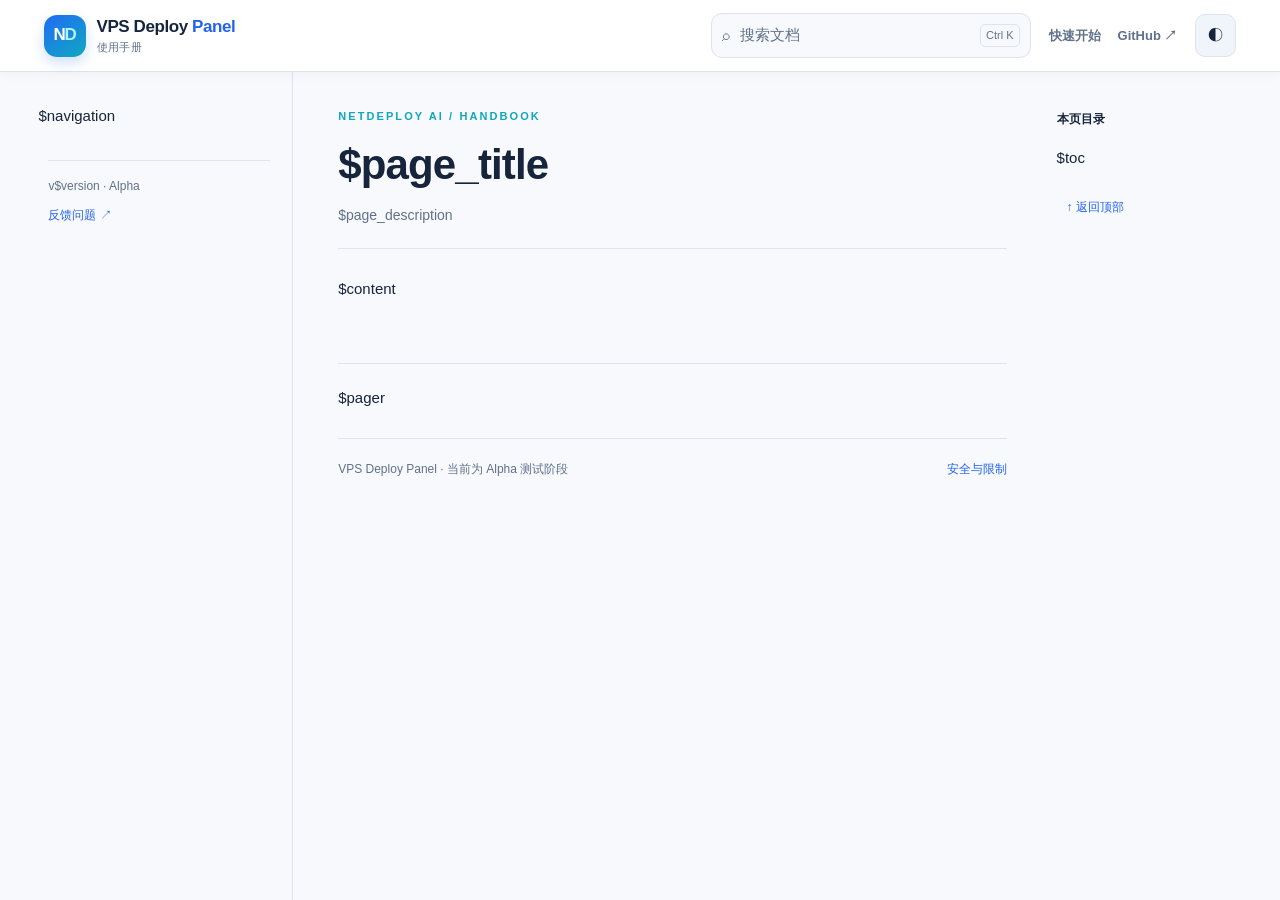
<file: docs/site/template.html>
<!doctype html>
<html lang="zh-CN">
<head>
  <meta charset="utf-8">
  <meta name="viewport" content="width=device-width,initial-scale=1">
  <meta name="color-scheme" content="light dark">
  <title>$title</title>
  <meta name="description" content="$description">
  <link rel="canonical" href="$canonical">
  <link rel="stylesheet" href="site.css">
  <script src="site.js" defer></script>
</head>
<body data-page="$page_id">
  <a class="skip-link" href="#content">跳转到正文</a>
  <header class="header">
    <a href="index.html" class="brand" aria-label="VPS Deploy Panel 文档首页">
      <span class="brand-icon" aria-hidden="true">N<span>D</span></span>
      <span class="brand-name">VPS Deploy <strong>Panel</strong><small>使用手册</small></span>
    </a>
    <button type="button" class="search-trigger" data-search-open aria-keyshortcuts="Control+K Meta+K">⌕ <span>搜索文档</span><kbd>Ctrl K</kbd></button>
    <nav class="top-links" aria-label="快捷入口">
      <a href="quick-start.html">快速开始</a>
      <a href="https://github.com/Berg-E5/netdeploy-ai" target="_blank" rel="noopener noreferrer">GitHub ↗</a>
    </nav>
    <button type="button" id="theme-toggle" class="icon-button" aria-label="切换主题" aria-pressed="false">◐</button>
    <button type="button" id="menu-toggle" class="menu-button" aria-controls="sidebar" aria-expanded="false">☰ 目录</button>
  </header>
  <div class="layout">
    <aside id="sidebar" class="sidebar" aria-label="文档目录">
      <nav>$navigation</nav>
      <div class="sidebar-foot"><span class="version">v$version · Alpha</span><a href="https://github.com/Berg-E5/netdeploy-ai/issues">反馈问题 ↗</a></div>
    </aside>
    <main id="content" tabindex="-1">
      <article class="article">
        <div class="page-heading"><div class="eyebrow">NETDEPLOY AI / HANDBOOK</div><h1>$page_title</h1><p class="lead">$page_description</p></div>
        $content
        <nav class="pager" aria-label="相邻文档">$pager</nav>
        <footer class="article-foot"><span>VPS Deploy Panel · 当前为 Alpha 测试阶段</span><a href="security.html">安全与限制</a></footer>
      </article>
    </main>
    <aside class="toc" aria-label="本页目录"><div class="toc-title">本页目录</div>$toc<a class="toc-top" href="#content">↑ 返回顶部</a></aside>
  </div>
  <dialog id="search-dialog" aria-labelledby="search-title">
    <div class="search-head"><label id="search-title" for="search-input">搜索文档</label><button id="search-close" type="button" class="icon-button" aria-label="关闭搜索">✕</button></div>
    <input type="search" id="search-input" placeholder="试试 SSH、谷歌云 root、端口、证书…" autocomplete="off">
    <p id="search-status" role="status" aria-live="polite">输入关键词查找步骤</p>
    <div id="search-results" aria-label="搜索结果"></div>
    <p class="search-foot">↑ ↓ 切换 · Enter 打开 · Esc 关闭 · 本地搜索，不上传输入内容</p>
  </dialog>
  <noscript><div class="noscript">无需 JavaScript 也可阅读目录和正文；搜索、复制命令和主题切换需要启用 JavaScript。</div></noscript>
</body>
</html>
</file>
<file: docs/site/site.css>
/* VPS Deploy Panel public documentation: standalone, accessible and dependency-free. */
:root{font-family:Inter,-apple-system,BlinkMacSystemFont,"Segoe UI","Noto Sans SC","Microsoft YaHei",sans-serif;color-scheme:light;
--bg:#f7f9fc;--surface:#fff;--surface2:#f0f5fc;--text:#16243c;--muted:#61718c;--edge:#dce4ef;
--blue:#2463ed;--blue2:#0d4ac4;--accent:#11a7bb;--code:#111f33;--code-text:#e5f0ff;--warn:#91521c;
--warning-bg:#fff5e6;--warning-border:#e7cda0;--shadow:0 8px 25px rgba(18,39,78,.06);
scroll-behavior:smooth}
:root[data-theme="dark"]{color-scheme:dark;--bg:#0b1424;--surface:#101f34;--surface2:#142840;--text:#e5efff;--muted:#99abc4;
--edge:#2a3d57;--blue:#6eabff;--blue2:#84bbff;--accent:#55cddd;--code:#08111f;--code-text:#dcecff;
--warn:#ffd59b;--warning-bg:#322516;--warning-border:#70512f;--shadow:0 14px 28px rgba(0,0,0,.12)}
*{box-sizing:border-box}html{scroll-padding-top:98px}body{margin:0;color:var(--text);background:var(--bg);font-size:15px;line-height:1.78}
a{color:var(--blue);text-underline-offset:3px}a:hover{color:var(--blue2)}button,input{font:inherit}
button{cursor:pointer}button:focus-visible,a:focus-visible,input:focus-visible{outline:3px solid var(--accent);outline-offset:3px}
.skip-link{position:absolute;top:-100px;left:14px;z-index:1000;background:var(--surface);padding:10px}.skip-link:focus{top:10px}
.header{height:72px;position:sticky;top:0;z-index:20;display:flex;align-items:center;gap:18px;padding:0 clamp(16px,3.4vw,58px);background:var(--surface);border-bottom:1px solid var(--edge);box-shadow:0 3px 12px rgba(2,18,47,.03)}
.brand{display:flex;align-items:center;gap:11px;text-decoration:none;color:var(--text);flex-shrink:0}.brand-icon{display:flex;align-items:center;justify-content:center;height:42px;width:42px;border-radius:13px;color:white;font-size:17px;letter-spacing:-.08em;font-weight:850;background:linear-gradient(145deg,#206cf5,#10a8c1);box-shadow:0 6px 13px rgba(30,102,218,.2)}
.brand-icon span{color:#aff6ff}.brand-name{font-size:17px;line-height:1.1;letter-spacing:-.025em;font-weight:800}.brand-name strong{color:var(--blue)}.brand-name small{display:block;color:var(--muted);font-weight:500;letter-spacing:.03em;font-size:11px;margin-top:5px}
.search-trigger{margin-left:auto;width:min(320px,28vw);border:1px solid var(--edge);border-radius:11px;background:var(--bg);color:var(--muted);text-align:left;padding:8px 10px;display:flex;align-items:center;gap:10px}
.search-trigger:hover{border-color:var(--blue);color:var(--text)}.search-trigger>span{flex:1}.search-trigger kbd{border:1px solid var(--edge);border-radius:5px;font-size:11px;padding:1px 5px;font-family:inherit}
.top-links{display:flex;gap:17px;align-items:center;white-space:nowrap}.top-links a{font-size:13px;text-decoration:none;color:var(--muted);font-weight:600}.top-links a:hover{color:var(--blue)}
.icon-button,.menu-button{background:var(--surface2);border:1px solid var(--edge);color:var(--text);border-radius:10px;padding:7px 12px}.menu-button{display:none}
.layout{max-width:1580px;margin:0 auto;display:grid;grid-template-columns:255px minmax(0,1fr) 190px;gap:clamp(20px,3.5vw,54px);padding:0 clamp(12px,3vw,54px)}
.sidebar{position:sticky;top:72px;height:calc(100vh - 72px);overflow-y:auto;padding:31px 12px 28px 0;border-right:1px solid var(--edge)}
.sidebar nav{display:flex;flex-direction:column;gap:3px}.nav-label{font-size:11px;letter-spacing:.07em;text-transform:uppercase;font-weight:750;color:var(--muted);margin:20px 10px 7px}
.sidebar nav a{display:block;padding:8px 12px;border-radius:9px;color:var(--muted);font-size:13px;font-weight:520;text-decoration:none;transition:background .16s}
.sidebar nav a:hover{background:var(--surface2);color:var(--text)}.sidebar nav a[aria-current="page"]{color:var(--blue);background:var(--surface2);font-weight:760;border-left:3px solid var(--blue);padding-left:9px}
.sidebar-foot{margin:30px 10px 0;padding-top:15px;border-top:1px solid var(--edge);display:flex;flex-direction:column;gap:8px;font-size:12px}.sidebar-foot a{text-decoration:none}
.version{color:var(--muted)}
main{min-width:0}.article{max-width:860px;padding:35px 0 75px;margin:0 auto}.page-heading{padding-bottom:20px;margin-bottom:27px;border-bottom:1px solid var(--edge)}
.eyebrow{text-transform:uppercase;font-size:11px;letter-spacing:.19em;font-weight:800;color:var(--accent)}h1,h2,h3,h4{line-height:1.38;letter-spacing:-.02em}
h1{font-size:clamp(29px,3.6vw,42px);margin:9px 0 8px;font-weight:800}.lead{color:var(--muted);margin:0;font-size:16px}
.article h2{margin:47px 0 16px;font-size:23px;padding-bottom:8px;border-bottom:1px solid var(--edge);scroll-margin-top:100px}.article h3{margin:25px 0 12px;font-size:17px;scroll-margin-top:100px}
.article p,.article li{font-size:14px;line-height:1.92}.article ol,.article ul{padding-left:25px}.article li+li{margin-top:8px}
.article strong{font-weight:760}.article :not(pre)>code{background:var(--surface2);border:1px solid var(--edge);border-radius:5px;font-size:.9em;padding:2px 5px;word-break:break-word}
.article pre{position:relative;display:block;margin:18px 0 22px;padding:47px 18px 18px;overflow-x:auto;border-radius:13px;background:var(--code);border:1px solid #314967;color:var(--code-text);font-size:13px;line-height:1.75;white-space:pre}
.article pre code{font:inherit;background:none;color:inherit;user-select:text;tab-size:2}
.copy-button{position:absolute;right:10px;top:9px;display:inline-flex;align-items:center;gap:4px;background:#263c5b;border:1px solid #47607f;border-radius:7px;color:#ebf5ff;padding:5px 12px;font-size:12px}
.copy-button:hover{background:#355278}.article .table-wrap{overflow-x:auto}.article table{border-collapse:collapse;width:100%;margin:19px 0;font-size:13px}.article th,.article td{padding:11px 13px;border:1px solid var(--edge);text-align:left}.article th{background:var(--surface2);font-weight:760}
.callout{border:1px solid var(--edge);border-left:4px solid var(--blue);background:var(--surface);border-radius:11px;padding:14px 19px;margin:17px 0 22px;box-shadow:var(--shadow)}
.callout strong{display:block}.callout p{margin:4px 0}.callout.warn{background:var(--warning-bg);border-color:var(--warning-border);border-left-color:#e49a3f}
.callout.success{border-left-color:var(--accent)}.callout.warn strong{color:var(--warn)}.callout p:last-child{margin-bottom:0}
.hero{padding:29px;border-radius:17px;background:linear-gradient(135deg,#162e60,#1266ad 68%,#148ca6);color:#f4faff;box-shadow:0 18px 30px rgba(23,91,162,.16)}
.hero .badge{color:#bce5ff;font-size:12px;letter-spacing:.1em;font-weight:780}.hero h2{border:none!important;font-size:31px!important;margin:8px 0 10px!important;padding:0!important;color:white}.hero p{font-size:14px;color:#deeeff;max-width:550px}
.hero .button.secondary{color:#eaf4ff;border:1px solid #a9ccec;background:rgba(255,255,255,.12)}.hero .button.primary{background:#fff;color:#124987}
.hero-actions{display:flex;flex-wrap:wrap;gap:10px;margin-top:23px}.button{display:inline-flex;align-items:center;justify-content:center;padding:9px 16px;border-radius:9px;text-decoration:none;font-weight:740;font-size:13px}
.button.primary{background:var(--blue);color:#fff}.button.secondary{background:var(--surface2);border:1px solid var(--edge);color:var(--blue)}.button:hover{filter:brightness(1.06);transform:translateY(-1px)}
.cards{display:grid;grid-template-columns:repeat(2,minmax(0,1fr));gap:14px;margin:18px 0 28px}.cards>a,.cards>.tile{background:var(--surface);padding:18px;border:1px solid var(--edge);border-radius:13px;text-decoration:none;color:var(--text);box-shadow:var(--shadow);transition:transform .15s,border-color .15s}
.cards>a:hover{transform:translateY(-2px);border-color:var(--blue)}.cards strong{display:block;color:var(--text);font-size:15px}.cards small{display:block;color:var(--muted);font-size:12px;margin-top:6px;line-height:1.6}
.step-flow{display:flex;flex-wrap:wrap;align-items:center;gap:7px;padding:13px;border:1px solid var(--edge);background:var(--surface);border-radius:12px;margin:20px 0}.step-flow span{font-size:12px;padding:4px 7px;background:var(--surface2);border-radius:5px;font-weight:650}.step-flow b{color:var(--muted);font-size:12px}
.toc{position:sticky;top:72px;height:calc(100vh - 72px);overflow-y:auto;padding:37px 0 20px 5px;display:flex;flex-direction:column;gap:6px}.toc-title{font-size:12px;color:var(--text);font-weight:780;margin-bottom:9px}.toc a{font-size:12px;color:var(--muted);padding:5px 0 5px 10px;border-left:1px solid var(--edge);text-decoration:none;line-height:1.5}.toc a:hover{color:var(--blue);border-color:var(--blue)}.toc .toc-h3{padding-left:20px}.toc .toc-top{border:0;color:var(--blue);margin-top:15px}
.pager{display:grid;grid-template-columns:1fr 1fr;gap:12px;margin:60px 0 26px;padding-top:21px;border-top:1px solid var(--edge)}.pager a{display:flex;flex-direction:column;padding:13px 15px;border:1px solid var(--edge);background:var(--surface);border-radius:10px;text-decoration:none;font-size:13px;font-weight:700}.pager small{color:var(--muted);font-weight:500}
.article-foot{border-top:1px solid var(--edge);padding:20px 0;color:var(--muted);font-size:12px;display:flex;justify-content:space-between;gap:15px}.article-foot a{text-decoration:none}
#search-dialog{width:min(600px,calc(100vw - 28px));max-height:min(75vh,700px);padding:18px;border-radius:17px;border:1px solid var(--edge);background:var(--surface);color:var(--text);box-shadow:0 25px 95px rgba(0,0,0,.22)}#search-dialog::backdrop{background:rgba(6,15,29,.64)}
.search-head{display:flex;justify-content:space-between;align-items:center;font-weight:760;margin-bottom:15px}#search-input{background:var(--bg);color:var(--text);width:100%;border:1px solid var(--edge);border-radius:9px;padding:12px 15px;font-size:14px}
#search-status,.search-foot{font-size:12px;color:var(--muted);margin:10px 0}#search-results{max-height:43vh;overflow-y:auto}.search-result{display:block;text-decoration:none;padding:10px 13px;border-radius:9px;border:1px solid transparent;color:var(--text)}
.search-result:hover,.search-result:focus-visible{background:var(--surface2);border-color:var(--edge)}.search-result small{color:var(--muted);display:block}.search-result strong{font-size:14px;display:block}.search-result p{margin:2px 0 0;font-size:12px;color:var(--muted);line-height:1.6}
.not-found{max-width:650px;margin:100px auto;padding:30px;text-align:center}.noscript{padding:12px;text-align:center;border:1px solid var(--warn);font-size:13px}
@media(max-width:1200px){.layout{grid-template-columns:235px minmax(0,1fr);gap:30px}.toc{display:none}}
@media(max-width:800px){.header{height:64px;padding:0 14px;gap:10px}.brand-icon{height:34px;width:34px;font-size:14px;border-radius:10px}.brand-name{font-size:14px}.brand-name small{font-size:10px}
.top-links,.search-trigger kbd{display:none}.search-trigger{margin-left:auto;width:auto;padding:7px 10px}.search-trigger>span{display:none}.menu-button{display:inline-block}
.layout{display:block;padding:0 16px}.sidebar{position:fixed;z-index:19;top:64px;left:0;bottom:0;width:min(300px,83vw);height:auto;background:var(--surface);border:1px solid var(--edge);box-shadow:30px 0 55px rgba(0,0,0,.19);transform:translateX(-110%);transition:transform .2s;padding:12px 18px;overflow-y:auto}.sidebar.is-open{transform:translateX(0)}
.article{padding:25px 0 50px}.page-heading{margin-bottom:20px}.cards{grid-template-columns:1fr}.hero{padding:23px}.step-flow b{display:none}.article h2{margin-top:37px;font-size:20px}.pager{margin-top:35px}}
@media(prefers-reduced-motion:reduce){*{scroll-behavior:auto!important;transition:none!important;transform:none!important}}
</file>
